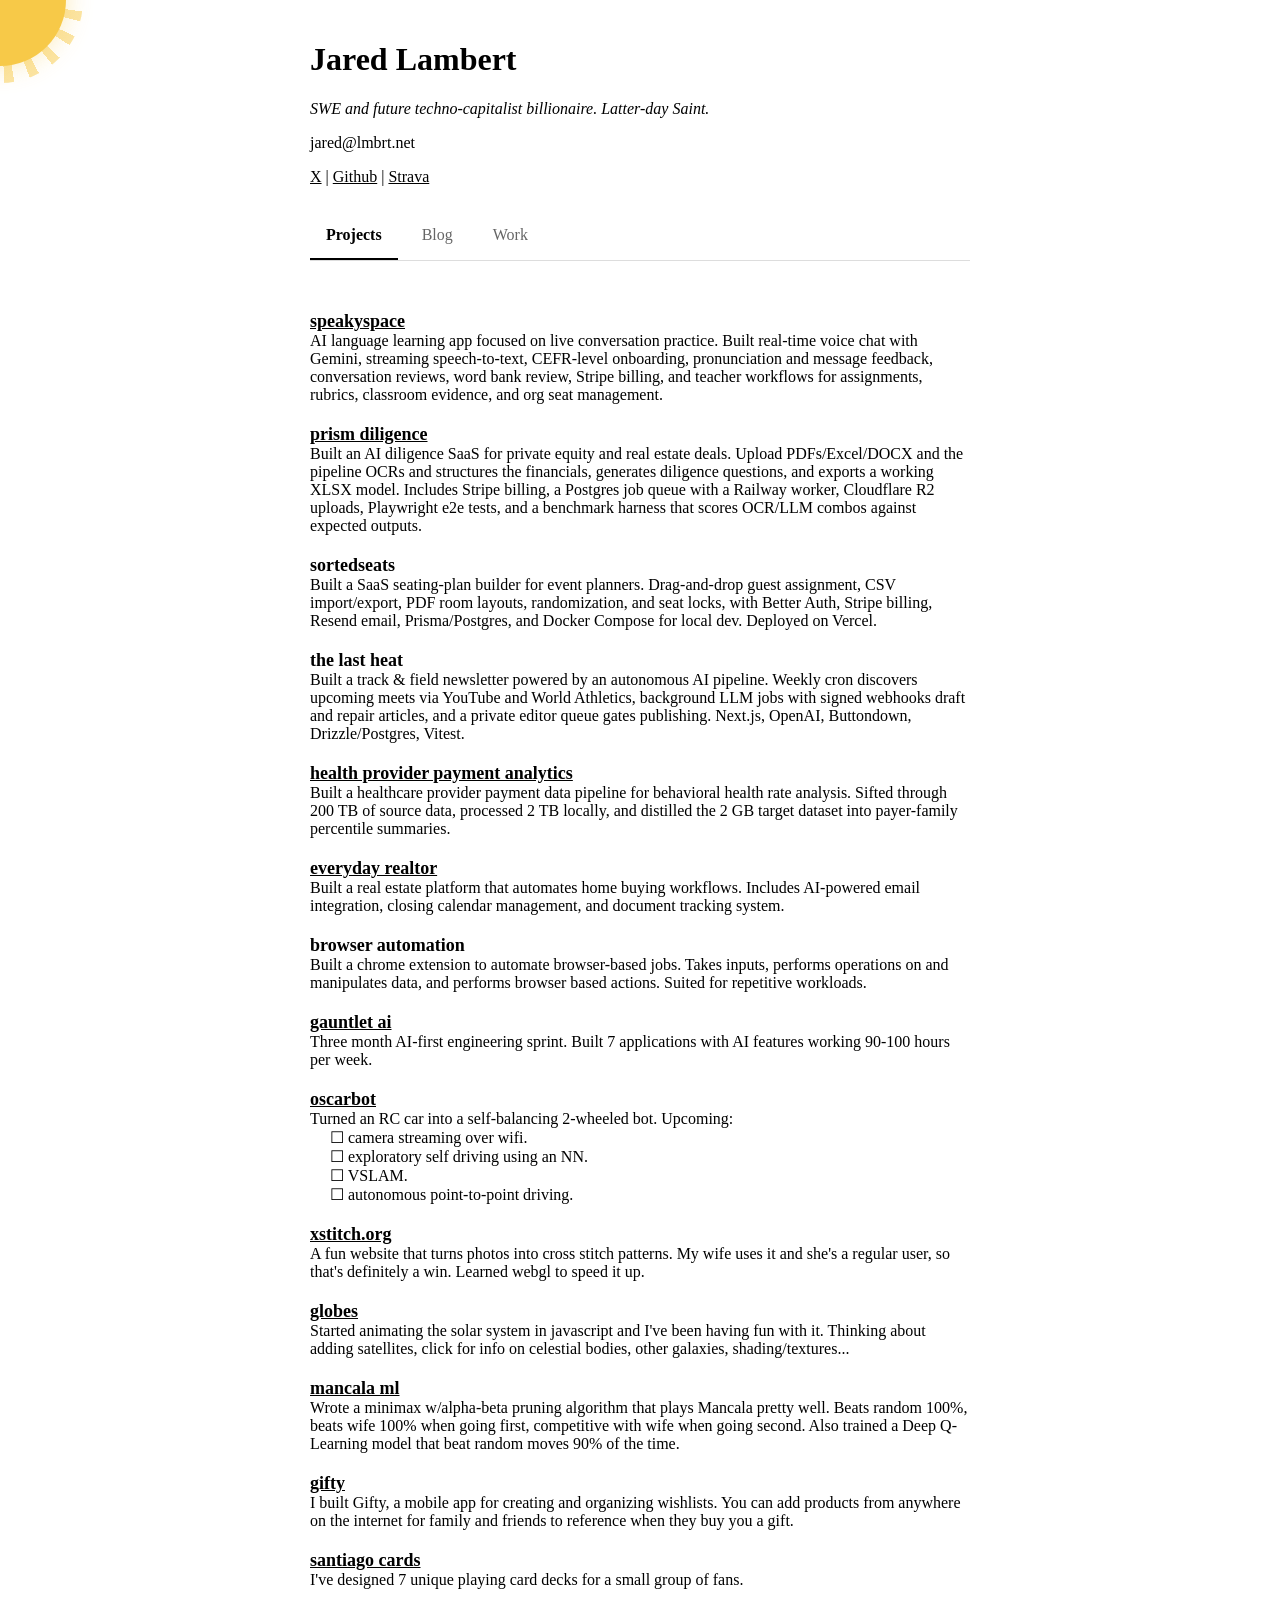
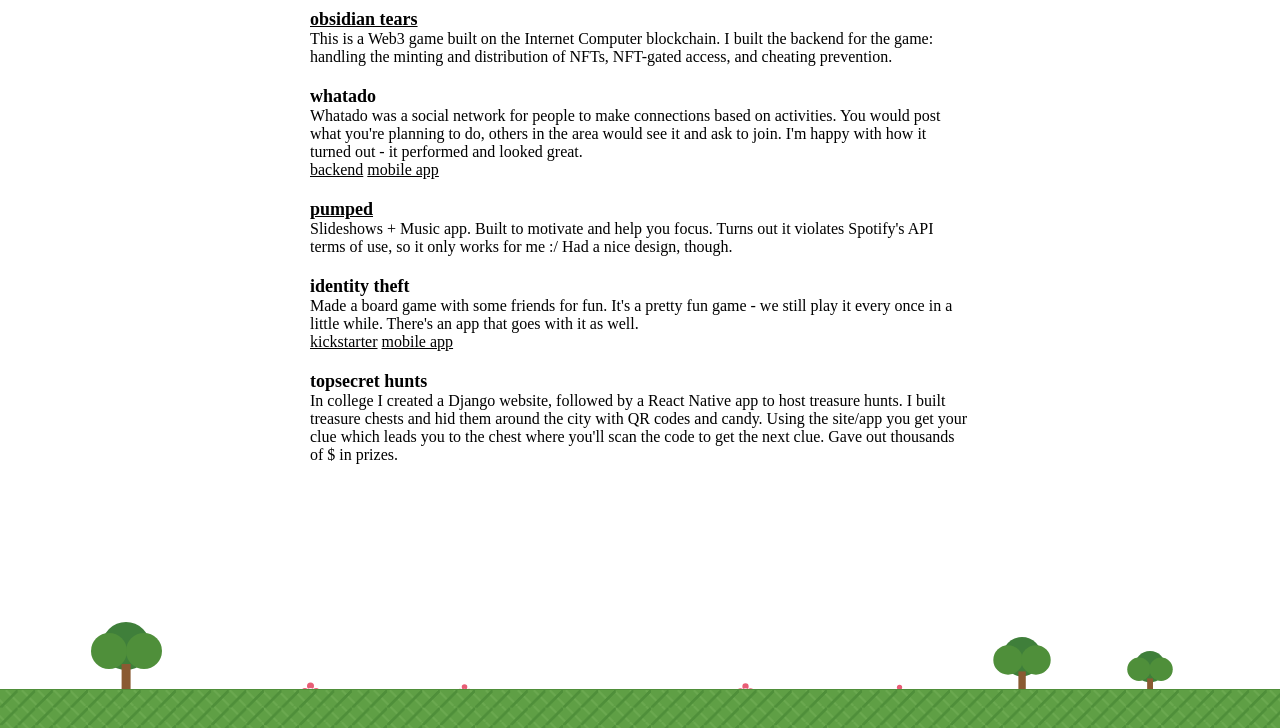
<file: index.html>
<!DOCTYPE html>
<html>
    <head>
        <meta charset="UTF-8">
        <meta name="viewport" content="width=device-width, initial-scale=1.0">
        <meta name="format-detection" content="telephone=no"/>
        <title>Jared Lambert</title>
        <link rel="stylesheet" href="style.css">
    </head>
    <body>
        <div class="corner-sun" aria-hidden="true"></div>
        <canvas id="comets"></canvas>
        <script src="comets.js"></script>
        <script src="site.js"></script>
        
        <div id="globes-container"></div>
        <script type="module">
            import globes from 'https://i-jared.github.io/globes-golf/globes.js';
            globes(document.getElementById('globes-container'));
        </script>

        <div class="container">
            <h1>Jared Lambert</h1>
            <i>
                <p>SWE and future techno-capitalist billionaire. Latter-day Saint.</p>
            </i>

            <p>jared@lmbrt.net</p>
            <p>
                <a href="https://x.com/jared__lambert">X</a> | <a href="https://github.com/i-jared">Github</a> | <a href="https://www.strava.com/athletes/31939039">Strava</a>
            </p>

            <!-- TABS -->
            <div class="tabs">
                <button class="tab-button active" data-tab="projects" onclick="showTab('projects')">Projects</button>
                <button class="tab-button" data-tab="blog" onclick="showTab('blog')">Blog</button>
                <button class="tab-button" data-tab="work" onclick="showTab('work')">Work</button>
            </div>

            <!-- PROJECTS TAB -->
            <div id="projects-tab" class="tab-content active">
                <div class="section">
                    <div class="project">
                        <div class="project-title">
                            <a href="https://speaky.space">speakyspace</a>
                        </div>
                        <div class="project-description">
                        AI language learning app focused on live conversation practice. Built real-time voice chat with Gemini, streaming speech-to-text, CEFR-level onboarding, pronunciation and message feedback, conversation reviews, word bank review, Stripe billing, and teacher workflows for assignments, rubrics, classroom evidence, and org seat management.
                        </div>
                    </div>
                    <div class="project">
                        <div class="project-title">
                            <a href="https://www.prismdiligence.com">prism diligence</a>
                        </div>
                        <div class="project-description">
                        Built an AI diligence SaaS for private equity and real estate deals. Upload PDFs/Excel/DOCX and the pipeline OCRs and structures the financials, generates diligence questions, and exports a working XLSX model. Includes Stripe billing, a Postgres job queue with a Railway worker, Cloudflare R2 uploads, Playwright e2e tests, and a benchmark harness that scores OCR/LLM combos against expected outputs.
                        </div>
                    </div>
                    <div class="project">
                        <div class="project-title">
                            sortedseats
                        </div>
                        <div class="project-description">
                        Built a SaaS seating-plan builder for event planners. Drag-and-drop guest assignment, CSV import/export, PDF room layouts, randomization, and seat locks, with Better Auth, Stripe billing, Resend email, Prisma/Postgres, and Docker Compose for local dev. Deployed on Vercel.
                        </div>
                    </div>
                    <div class="project">
                        <div class="project-title">
                            the last heat
                        </div>
                        <div class="project-description">
                        Built a track &amp; field newsletter powered by an autonomous AI pipeline. Weekly cron discovers upcoming meets via YouTube and World Athletics, background LLM jobs with signed webhooks draft and repair articles, and a private editor queue gates publishing. Next.js, OpenAI, Buttondown, Drizzle/Postgres, Vitest.
                        </div>
                    </div>
                    <div class="project">
                        <div class="project-title">
                            <a href="health-data/">health provider payment analytics</a>
                        </div>
                        <div class="project-description">
                        Built a healthcare provider payment data pipeline for behavioral health rate analysis. Sifted through 200 TB of source data, processed 2 TB locally, and distilled the 2 GB target dataset into payer-family percentile summaries.
                        </div>
                    </div>
                    <div class="project">
                        <div class="project-title">
                            <a href="https://everydayrealtor.com">everyday realtor</a>
                        </div>
                        <div class="project-description">
                        Built a real estate platform that automates home buying workflows. Includes AI-powered email integration, closing calendar management, and document tracking system.
                        </div>
                    </div>
                    <div class="project">
                        <div class="project-title">
                            browser automation
                        </div>
                        <div class="project-description">
                        Built a chrome extension to automate browser-based jobs. Takes inputs, performs operations on and manipulates data, and performs browser based actions. Suited for repetitive workloads.
                        </div>
                    </div>
                    <div class="project">
                        <div class="project-title">
                            <a href="https://gauntletai.com">gauntlet ai</a>
                        </div>
                        <div class="project-description">
                        Three month AI-first engineering sprint. Built 7 applications with AI features working 90-100 hours per week.
                        </div>
                    </div>
                    <div class="project">
                        <div class="project-title">
                            <a href="https://x.com/jared__lambert/status/1800401141710336282">oscarbot</a>
                        </div>
                        <div class="project-description">
                        Turned an RC car into a self-balancing 2-wheeled bot. Upcoming:
                        <div class="indent">
                        &#9744; camera streaming over wifi.<br>
                        &#9744; exploratory self driving using an NN.<br>
                        &#9744; VSLAM.<br>
                        &#9744; autonomous point-to-point driving.
                        </div>
                        </div>
                    </div>
                    <div class="project">
                        <div class="project-title">
                            <a href="https://xstitch.org">xstitch.org</a>
                        </div>
                        <div class="project-description">
                       A fun website that turns photos into cross stitch patterns. My wife uses it and she's a regular user, so that's definitely a win. Learned webgl to speed it up.
                    </div>
                    </div>
                    <div class="project">
                        <div class="project-title">
                            <a href="https://lmbrt.net">globes</a>
                        </div>
                        <div class="project-description">
                        Started animating the solar system in javascript and I've been having fun with it.
                        Thinking about adding satellites, click for info on celestial bodies, other galaxies, shading/textures...
                    </div>
                    </div>
                    <div class="project">
                        <div class="project-title">
                            <a href="https://github.com/i-jared/mancala-ml">mancala ml</a>
                        </div>
                        <div class="project-description">
                        Wrote a minimax w/alpha-beta pruning algorithm that plays Mancala pretty well. Beats random 100%, beats wife 100% when going first, competitive with wife when going second. Also trained a Deep Q-Learning model that beat random moves 90% of the time.
                    </div>
                    </div>
                    <div class="project">
                        <div class="project-title">
                            <a href="https://trygifty.com">gifty</a>
                        </div>
                        <div class="project-description">
                        I built Gifty, a mobile app for creating and organizing wishlists. You can add products from anywhere on the internet for family and friends to reference when they buy you a gift.
                    </div>
                    </div>
                    <div class="project">
                        <div class="project-title">
                            <a href="https://www.kickstarter.com/projects/santiago-cards/cartes-moreau-playing-cards">santiago cards</a>
                        </div>
                        <div class="project-description">
                        I've designed 7 unique playing card decks for a small group of fans.
                    </div>
                    </div>
                    <div class="project">
                        <div class="project-title">
                            <a href="https://x.com/obsidian__tears">obsidian tears</a>
                        </div>
                        <div class="project-description">
                        This is a Web3 game built on the Internet Computer blockchain. I built the backend for the game: handling the minting and distribution of NFTs, NFT-gated access, and cheating prevention.
                    </div>
                    </div>
                    <div class="project">
                        <div class="project-title">
                    whatado
                </div>
                        <div class="project-description">
                        Whatado was a social network for people to make connections based on activities. You would post what you're planning to do, others in the area would see it and ask to join. I'm happy with how it turned out - it performed and looked great.<br>
                            <a href="https://github.com/i-jared/whatado-server">backend</a>
                            <a href="https://github.com/i-jared/whatado-flutter">mobile app</a>

                        </div>
                    </div>
                    <div class="project">
                        <div class="project-title">
                            <a href="https://pumped-motivation.web.app/">pumped</a>
                        </div>
                        <div class="project-description">
                        Slideshows + Music app. Built to motivate and help you focus. Turns out it violates Spotify's API terms of use, so it only works for me :/  Had a nice design, though.
                    </div>
                    </div>
                    <div class="project">
                        <div class="project-title">
                        identity theft
                    </div>
                        <div class="project-description">
                        Made a board game with some friends for fun. It's a pretty fun game - we still play it every once in a little while. There's an app that goes with it as well. <br>
                            <a href="https://www.kickstarter.com/projects/identity-theft/identity-theft">kickstarter</a>
                            <a href="https://github.com/i-jared/identity-theft-flutter">mobile app</a>
                        </div>
                    </div>
                    <div class="project">
                        <div class="project-title">
                        topsecret hunts
                    </div>
                        <div class="project-description">
                        In college I created a Django website, followed by a React Native app to host treasure hunts. I built treasure chests and hid them around the city with QR codes and candy. Using the site/app you get your clue which leads you to the chest where you'll scan the code to get the next clue. Gave out thousands of $ in prizes.
                    </div>
                    </div>
                </div>
            </div>

            <!-- BLOG TAB -->
            <div id="blog-tab" class="tab-content">
                <div class="section">
                    <div id="blog-list">
                        <!-- Blog posts will be loaded here -->
                    </div>
                </div>
            </div>

            <!-- WORK TAB -->
            <div id="work-tab" class="tab-content">
                <div class="section">
                    <div class="work">
                        <div class="work-title">
                    abundance institute
                </div>
                        <i>resident software engineer, 09/2025 - present</i>
                        <div class="work-description">
                        Built 4 production apps for the nonprofit team.
                    </div>
                    </div>
                    <div class="work">
                        <div class="work-title">
                    veryable
                </div>
                        <i>swe, 04/2025 - 08/2025</i>
                        <div class="work-description">
		     Automated workflows. Built a marketing app that finds leads then generates and delivers email campaigns. Shipped two major features to production.
                    </div>
                    </div>
                    <div class="work">
                        <div class="work-title">
                    clean smarts
                </div>
                        <i>swe, 01/2022 - 01/2025</i>
                        <div class="work-description">
                        Managed a small team of engineers, oversaw development of our core product.
                    </div>
                    </div>
                    <div class="work">
                        <div class="work-title">
                    photorithm
                </div>
                        <i>swe, 10/2020 - 08/2021</i>
                        <div class="work-description">
                        Developed an app and management console using Flutter and .NET used for thousands of customers.
                    </div>
                    </div>
                    <div class="work">
                        <div class="work-title">
                space dynamics lab
            </div>
                        <i>student engineer, 04/2019 - 10/2019</i>
                        <div class="work-description">
                        Developed, tested, and documented flight software for military satellite projects in C++.
                    </div>
                    </div>
                    <div class="work">
                        <div class="work-title">
                los alamos national lab
            </div>
                        <i>intern, 05/2018 - 09/2018</i>
                        <div class="work-description">
                        Wrote Monte Carlo particle physics simulations in C++. Provided vital proof-of-concept work for proposed research that was granted funding.
                    </div>
                    </div>
                </div>
            </div>
        </div>

        <footer class="garden-footer" aria-hidden="true">
            <div class="garden-tree tree-one">
                <span class="tree-top"></span>
                <span class="tree-trunk"></span>
            </div>
            <div class="garden-tree tree-two">
                <span class="tree-top"></span>
                <span class="tree-trunk"></span>
            </div>
            <div class="garden-tree tree-three">
                <span class="tree-top"></span>
                <span class="tree-trunk"></span>
            </div>
            <div class="garden-flower flower-one"></div>
            <div class="garden-flower flower-two"></div>
            <div class="garden-flower flower-three"></div>
            <div class="garden-flower flower-four"></div>
            <div class="grass"></div>
        </footer>

        <script src="blogs/blog-data.js"></script>
        <script>
            // Tab switching functionality
            function showTab(tabName, updateHash = true) {
                // Hide all tab contents
                const contents = document.querySelectorAll('.tab-content');
                contents.forEach(content => {
                    content.classList.remove('active');
                });

                // Remove active class from all buttons
                const buttons = document.querySelectorAll('.tab-button');
                buttons.forEach(button => {
                    button.classList.remove('active');
                });

                // Show selected tab content
                document.getElementById(`${tabName}-tab`).classList.add('active');

                const activeButton = document.querySelector(`.tab-button[data-tab="${tabName}"]`);
                if (activeButton) {
                    activeButton.classList.add('active');
                }

                // Load blog posts if blog tab is selected
                if (tabName === 'blog') {
                    loadBlogPosts();
                }

                if (updateHash) {
                    const nextHash = tabName === 'projects' ? '' : `#${tabName}`;
                    if (window.location.hash !== nextHash) {
                        updateUrlHash(nextHash);
                    }
                }
            }

            function updateUrlHash(hash) {
                const nextUrl = `${window.location.pathname}${window.location.search}${hash}`;
                history.pushState(null, '', nextUrl);
            }

            // Load and display blog posts
            function loadBlogPosts(page = getBlogPageFromHash()) {
                const blogList = document.getElementById('blog-list');
                const posts = window.blogPosts || [];
                const postsPerPage = 10;
                
                if (posts.length === 0) {
                    blogList.innerHTML = '<p class="blog-empty">No blog posts yet. Check back soon!</p>';
                    return;
                }

                const pageCount = Math.ceil(posts.length / postsPerPage);
                const currentPage = Math.min(Math.max(page, 1), pageCount);
                const startIndex = (currentPage - 1) * postsPerPage;
                const visiblePosts = posts.slice(startIndex, startIndex + postsPerPage);

                blogList.innerHTML = visiblePosts.map(post => `
                    <div class="blog-post-preview">
                        <div class="blog-post-title">
                            ${post.pinned ? '<span class="pin-icon" title="Pinned" aria-label="Pinned post"></span>' : ''}
                            <a href="blogs/${post.file}">${post.title}</a>
                        </div>
                        <div class="blog-post-date">${formatDate(post.date)}</div>
                        <div class="blog-post-description">${post.description}</div>
                    </div>
                `).join('') + renderPagination(currentPage, pageCount);
            }

            function getBlogPageFromHash() {
                const match = window.location.hash.match(/^#blog(?:-page-(\d+))?$/);
                return match && match[1] ? Number(match[1]) : 1;
            }

            function goToBlogPage(page) {
                updateUrlHash(page === 1 ? '#blog' : `#blog-page-${page}`);
                loadBlogPosts(page);
            }

            function renderPagination(currentPage, pageCount) {
                if (pageCount <= 1) {
                    return '';
                }

                const pages = Array.from({ length: pageCount }, (_, index) => index + 1);
                const pageButtons = pages.map(page => `
                    <button class="pagination-button ${page === currentPage ? 'active' : ''}" onclick="goToBlogPage(${page})" aria-label="Go to blog page ${page}">
                        ${page}
                    </button>
                `).join('');

                return `
                    <div class="pagination" aria-label="Blog pagination">
                        <button class="pagination-button" onclick="goToBlogPage(${currentPage - 1})" ${currentPage === 1 ? 'disabled' : ''}>Previous</button>
                        ${pageButtons}
                        <button class="pagination-button" onclick="goToBlogPage(${currentPage + 1})" ${currentPage === pageCount ? 'disabled' : ''}>Next</button>
                    </div>
                `;
            }

            // Format date for display
            function formatDate(dateString) {
                const date = new Date(`${dateString}T00:00:00`);
                return date.toLocaleDateString('en-US', { 
                    year: 'numeric', 
                    month: 'long', 
                    day: 'numeric' 
                });
            }

            if (window.location.hash.startsWith('#blog')) {
                showTab('blog', false);
            } else if (window.location.hash === '#work') {
                showTab('work', false);
            }

            window.addEventListener('hashchange', () => {
                syncTabFromHash();
            });

            window.addEventListener('popstate', () => {
                syncTabFromHash();
            });

            function syncTabFromHash() {
                if (window.location.hash.startsWith('#blog')) {
                    showTab('blog', false);
                } else if (window.location.hash === '#work') {
                    showTab('work', false);
                } else if (!window.location.hash) {
                    showTab('projects', false);
                }
            }
        </script>
    </body>
</html>
</file>
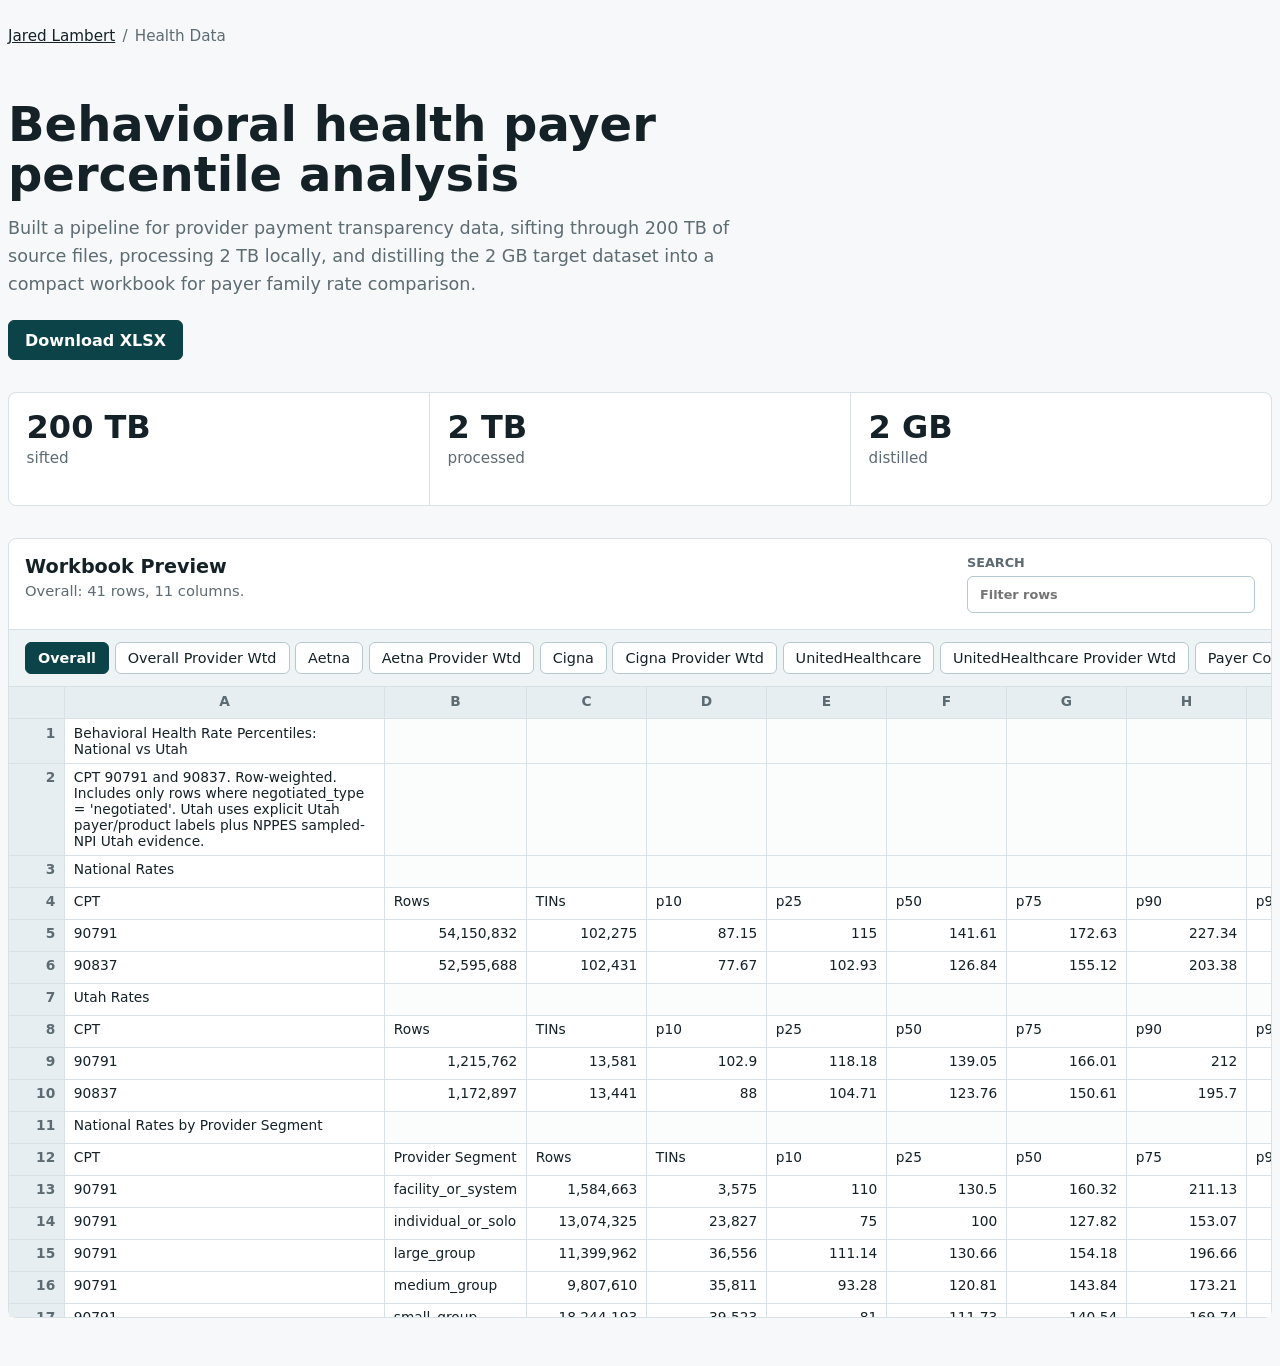
<file: health-data/index.html>
<!DOCTYPE html>
<html lang="en">
    <head>
        <meta charset="UTF-8">
        <meta name="viewport" content="width=device-width, initial-scale=1.0">
        <meta name="format-detection" content="telephone=no">
        <title>Health Provider Payment Analytics | Jared Lambert</title>
        <link rel="stylesheet" href="health-data.css">
    </head>
    <body>
        <main class="page-shell">
            <nav class="top-nav" aria-label="Site navigation">
                <a href="../">Jared Lambert</a>
                <span>/</span>
                <span>Health Data</span>
            </nav>

            <header class="case-header">
                <h1>Behavioral health payer percentile analysis</h1>
                <p class="intro">
                    Built a pipeline for provider payment transparency data, sifting through 200 TB of source files,
                    processing 2 TB locally, and distilling the 2 GB target dataset into a compact workbook for payer
                    family rate comparison.
                </p>
                <a class="download-link" href="rate-percentiles-by-payer-family.xlsx" download>Download XLSX</a>
            </header>

            <section class="metrics" aria-label="Project scale">
                <div>
                    <strong>200 TB</strong>
                    <span>sifted</span>
                </div>
                <div>
                    <strong>2 TB</strong>
                    <span>processed</span>
                </div>
                <div>
                    <strong>2 GB</strong>
                    <span>distilled</span>
                </div>
            </section>

            <section class="workbook-panel" aria-label="Workbook preview">
                <div class="workbook-header">
                    <div>
                        <h2>Workbook Preview</h2>
                        <p id="workbook-meta">Loading workbook data...</p>
                    </div>
                    <label class="search-label">
                        <span>Search</span>
                        <input id="sheet-search" type="search" placeholder="Filter rows" autocomplete="off" disabled>
                    </label>
                </div>

                <div id="sheet-tabs" class="sheet-tabs" role="tablist" aria-label="Workbook sheets"></div>
                <div id="status" class="status">Loading workbook data...</div>
                <div id="grid-wrap" class="grid-wrap" hidden>
                    <table id="sheet-grid" class="sheet-grid" aria-label="Selected workbook sheet"></table>
                </div>
            </section>
        </main>

        <script src="health-data.js"></script>
    </body>
</html>
</file>
<file: style.css>
/* CSS Reset */
*, *::before, *::after {
    box-sizing: border-box;
}

html {
    overflow-x: hidden;
}

body {
    display: flex;
    flex-direction: column;
    margin: 0;
    padding: 0;
    overflow-x: hidden;
    width: 100%;
    min-height: 100vh;
    word-wrap: break-word;
    overflow-wrap: break-word;
    background: #fff;
    color: #000;
    transition: background-color 650ms ease, color 650ms ease;
}

.corner-sun {
    position: fixed;
    top: -4rem;
    left: -4rem;
    width: 8rem;
    height: 8rem;
    border-radius: 50%;
    background: #f7c948;
    box-shadow: 0 0 1.75rem rgba(247, 201, 72, 0.45);
    cursor: pointer;
    pointer-events: auto;
    transition:
        top 650ms ease,
        left 650ms ease,
        background-color 650ms ease,
        box-shadow 650ms ease,
        transform 650ms ease;
    z-index: 3;
}

.corner-sun::before,
.corner-sun::after {
    content: '';
    position: absolute;
    border-radius: 50%;
    pointer-events: none;
}

.corner-sun::before {
    inset: -1.2rem;
    background:
        repeating-conic-gradient(
            from 8deg,
            rgba(247, 201, 72, 0.5) 0deg 7deg,
            transparent 7deg 18deg
        );
    z-index: -2;
}

.corner-sun::after {
    inset: -0.15rem;
    background: #f7c948;
    transition: background-color 650ms ease, box-shadow 650ms ease, transform 650ms ease;
    z-index: -1;
}

body.night-mode {
    background: #111520;
    color: #edf0f7;
}

body.night-mode .corner-sun {
    top: 1rem;
    left: 1rem;
    width: 4.5rem;
    height: 4.5rem;
    background: #d9dde8;
    box-shadow: 0 0 1.5rem rgba(217, 221, 232, 0.35);
    transform: rotate(-18deg);
}

body.night-mode .corner-sun::before {
    opacity: 0;
}

body.night-mode .corner-sun::after {
    background: #111520;
    box-shadow: none;
    transform: translate(1.8rem, -0.2rem);
}

/* Main container */
.container {
    flex: 1 0 auto;
    padding: 1.25rem;
    max-width: 43.75rem;
    width: 100%;
    margin: 0 auto;
    font-size: 1rem;
    position: relative;
    z-index: 2;
}

a {
    color: #000;
    z-index: 2;
    position: relative;
}

body.night-mode a {
    color: #edf0f7;
}

h1 {
    font-size: 2rem;
}

h3 {
    font-size: 1.5rem;
}

.section {
    margin-top: 3.125rem;
}

.project, .work {
    margin-top: 1.25rem;
    margin-bottom: 1.25rem;
}

.project-title, .work-title {
    font-size: 1.125rem;
    font-weight: 600;
}

.indent {
    margin-left: 1.25rem;
}

/* Tabs */
.tabs {
    display: flex;
    gap: 0.5rem;
    margin-top: 2rem;
    margin-bottom: 1rem;
    border-bottom: 1px solid #ddd;
    padding-bottom: 0.5rem;
}

body.night-mode .tabs {
    border-bottom-color: #333b4c;
}

.tab-button {
    background: none;
    border: none;
    padding: 0.5rem 1rem;
    font-size: 1rem;
    cursor: pointer;
    color: #666;
    position: relative;
    z-index: 2;
    font-family: inherit;
}

body.night-mode .tab-button {
    color: #9ba4b7;
}

.tab-button:hover {
    color: #000;
}

body.night-mode .tab-button:hover,
body.night-mode .tab-button.active {
    color: #edf0f7;
}

.tab-button.active {
    color: #000;
    font-weight: 600;
}

.tab-button.active::after {
    content: '';
    position: absolute;
    bottom: -0.5rem;
    left: 0;
    right: 0;
    height: 2px;
    background-color: #000;
}

body.night-mode .tab-button.active::after {
    background-color: #edf0f7;
}

/* Tab Content */
.tab-content {
    display: none;
}

.tab-content.active {
    display: block;
}

/* Blog Posts */
.blog-post-preview {
    margin-top: 1.25rem;
    margin-bottom: 1.25rem;
    padding-bottom: 1.25rem;
    border-bottom: 1px solid #eee;
}

body.night-mode .blog-post-preview,
body.night-mode .blog-header {
    border-bottom-color: #333b4c;
}

.blog-post-preview:last-child {
    border-bottom: none;
}

.blog-post-title {
    font-size: 1.125rem;
    font-weight: 600;
}

.pin-icon {
    display: inline-block;
    margin-right: 0.25rem;
}

.pin-icon::before {
    content: '\1F4CC';
}

.blog-post-date {
    font-size: 0.875rem;
    color: #666;
    margin-top: 0.25rem;
}

body.night-mode .blog-post-date,
body.night-mode .blog-meta,
body.night-mode .back-link {
    color: #9ba4b7;
}

.blog-post-description {
    margin-top: 0.5rem;
}

.blog-empty {
    color: #666;
    font-style: italic;
}

.pagination {
    display: flex;
    flex-wrap: wrap;
    align-items: center;
    gap: 0.4rem;
    margin-top: 2rem;
}

.pagination-button {
    background: none;
    border: 1px solid #ddd;
    color: #666;
    cursor: pointer;
    font-family: inherit;
    font-size: 0.9rem;
    min-width: 2.25rem;
    min-height: 2.25rem;
    padding: 0.35rem 0.65rem;
    position: relative;
    z-index: 2;
}

body.night-mode .pagination-button {
    border-color: #333b4c;
    color: #9ba4b7;
}

.pagination-button:hover:not(:disabled),
.pagination-button.active {
    border-color: #000;
    color: #000;
}

body.night-mode .pagination-button:hover:not(:disabled),
body.night-mode .pagination-button.active {
    border-color: #edf0f7;
    color: #edf0f7;
}

.pagination-button.active {
    font-weight: 600;
}

.pagination-button:disabled {
    cursor: default;
    opacity: 0.45;
}

.blog-content {
    margin-top: 2rem;
}

.blog-content h2 {
    font-size: 1.5rem;
    margin-top: 2rem;
    margin-bottom: 1rem;
}

.blog-content h3 {
    font-size: 1.25rem;
    margin-top: 1.5rem;
    margin-bottom: 0.75rem;
}

.blog-content h4 {
    font-size: 1.125rem;
    margin-top: 1.25rem;
    margin-bottom: 0.5rem;
}

.blog-content p {
    margin-bottom: 1rem;
    line-height: 1.6;
}

.blog-content img {
    max-width: 100%;
    height: auto;
    margin: 1rem 0;
}

.blog-content pre {
    overflow-x: auto;
    padding: 1rem;
    background: #f6f6f6;
}

body.night-mode .blog-content pre,
body.night-mode .blog-content code {
    background: #1b2130;
}

.blog-content code {
    background: #f6f6f6;
    padding: 0.1rem 0.25rem;
}

.blog-content pre code {
    padding: 0;
}

.blog-header {
    border-bottom: 1px solid #eee;
    padding-bottom: 1rem;
    margin-bottom: 2rem;
}

.blog-header h1 {
    margin-bottom: 0.5rem;
}

.blog-meta {
    color: #666;
    font-size: 0.9rem;
}

.back-link {
    display: inline-block;
    margin-top: 1.25rem;
    color: #666;
}

.back-link:hover {
    color: #000;
}

body.night-mode .back-link:hover {
    color: #edf0f7;
}

.garden-footer {
    flex-shrink: 0;
    height: 10rem;
    margin-top: 4rem;
    overflow: hidden;
    position: relative;
    z-index: 2;
    transition: background-color 650ms ease;
}

body.night-mode .garden-footer {
    background:
        radial-gradient(circle at 82% 22%, rgba(217, 221, 232, 0.22), transparent 9rem),
        linear-gradient(180deg, transparent 0%, rgba(20, 24, 34, 0.65) 100%);
}

.grass {
    position: absolute;
    bottom: 0;
    left: 0;
    width: 100%;
    height: 2.4rem;
    background:
        linear-gradient(135deg, transparent 0 45%, #4f8f3a 45% 56%, transparent 56%) 0 0 / 1.1rem 1.1rem,
        linear-gradient(45deg, transparent 0 45%, #6aa84f 45% 56%, transparent 56%) 0.35rem 0 / 1rem 1rem,
        #5f9f45;
    border-top: 1px solid #4f8f3a;
    transition: background 650ms ease, border-color 650ms ease;
}

body.night-mode .grass {
    background:
        linear-gradient(135deg, transparent 0 45%, #333a42 45% 56%, transparent 56%) 0 0 / 1.1rem 1.1rem,
        linear-gradient(45deg, transparent 0 45%, #2a3138 45% 56%, transparent 56%) 0.35rem 0 / 1rem 1rem,
        #22282e;
    border-top-color: #303743;
}

.garden-tree {
    position: absolute;
    bottom: 1.4rem;
    width: 3rem;
    height: 5.2rem;
}

.tree-top {
    position: absolute;
    left: 50%;
    top: 0;
    width: 3rem;
    height: 3rem;
    background: #3f7f3a;
    border-radius: 50%;
    transform: translateX(-50%);
    transition: background-color 650ms ease, border-radius 650ms ease, transform 650ms ease;
}

.tree-top::before,
.tree-top::after {
    content: '';
    position: absolute;
    width: 2.25rem;
    height: 2.25rem;
    background: #4f8f3a;
    border-radius: 50%;
    transition: background-color 650ms ease, opacity 650ms ease;
}

body.night-mode .tree-top {
    width: 0.35rem;
    height: 3.5rem;
    background: #2a1d18;
    border-radius: 0;
    transform: translateX(-50%) rotate(-8deg);
}

body.night-mode .tree-top::before,
body.night-mode .tree-top::after {
    width: 1.9rem;
    height: 0.18rem;
    background: #2a1d18;
    border-radius: 0;
    opacity: 1;
    top: 1.1rem;
}

body.night-mode .tree-top::before {
    left: -1.55rem;
    transform: rotate(-28deg);
}

body.night-mode .tree-top::after {
    right: -1.55rem;
    transform: rotate(28deg);
}

.tree-top::before {
    left: -0.7rem;
    top: 0.65rem;
}

.tree-top::after {
    right: -0.7rem;
    top: 0.65rem;
}

.tree-trunk {
    position: absolute;
    left: 50%;
    bottom: 0;
    width: 0.55rem;
    height: 2.6rem;
    background: #8a5a32;
    transform: translateX(-50%);
    transition: background-color 650ms ease;
}

body.night-mode .tree-trunk {
    background: #2a1d18;
}

.tree-one {
    left: 8%;
}

.tree-two {
    left: 78%;
    transform: scale(0.82);
    transform-origin: bottom center;
}

.tree-three {
    left: 88%;
    transform: scale(0.65);
    transform-origin: bottom center;
}

.garden-flower {
    position: absolute;
    bottom: 2.05rem;
    width: 0.45rem;
    height: 0.45rem;
    background: #f2f0f7;
    border-radius: 50%;
    box-shadow:
        0 -0.35rem 0 #e85d75,
        0.35rem 0 0 #e85d75,
        0 0.35rem 0 #e85d75,
        -0.35rem 0 0 #e85d75;
    transition:
        width 650ms ease,
        height 650ms ease,
        background-color 650ms ease,
        border-radius 650ms ease,
        box-shadow 650ms ease,
        transform 650ms ease;
}

.garden-flower::after {
    content: '';
    position: absolute;
    left: 50%;
    top: 0.35rem;
    width: 0.12rem;
    height: 1rem;
    background: #3f7f3a;
    transform: translateX(-50%);
    transition:
        width 650ms ease,
        height 650ms ease,
        background-color 650ms ease,
        transform 650ms ease;
}

body.night-mode .garden-flower {
    bottom: 2.1rem;
    width: 1.25rem;
    height: 1.8rem;
    background: #747b86;
    border-radius: 0.65rem 0.65rem 0.1rem 0.1rem;
    box-shadow: inset 0 -0.2rem 0 rgba(0, 0, 0, 0.14);
}

body.night-mode .garden-flower::before {
    content: '';
    position: absolute;
    left: 50%;
    top: 0.55rem;
    width: 0.65rem;
    height: 0.12rem;
    background: #555d68;
    transform: translateX(-50%);
}

body.night-mode .garden-flower::after {
    left: 50%;
    top: 0.3rem;
    width: 0.12rem;
    height: 0.65rem;
    background: #555d68;
    transform: translateX(-50%);
}

.flower-one {
    left: 24%;
}

.flower-two {
    left: 36%;
    transform: scale(0.8);
}

.flower-three {
    left: 58%;
    transform: scale(0.9);
}

.flower-four {
    left: 70%;
    transform: scale(0.75);
}

/* Tablet styles */
@media screen and (max-width: 48rem) { /* 768px */
    .container {
        padding: 1rem;
        font-size: 0.9375rem; /* 15px */
    }
    h1 {
        font-size: 1.75rem;
    }
    h3 {
        font-size: 1.25rem;
    }
    .project-title, .work-title, .blog-post-title {
        font-size: 1rem;
    }
    .tabs {
        margin-top: 1.5rem;
    }
    .tab-button {
        padding: 0.4rem 0.75rem;
        font-size: 0.9375rem;
    }
}

/* Mobile styles */
@media screen and (max-width: 30rem) { /* 480px */
    .container {
        padding: 0.75rem;
        font-size: 0.875rem; /* 14px */
    }
    h1 {
        font-size: 1.5rem;
    }
    h3 {
        font-size: 1.125rem;
    }
    .project-title, .work-title, .blog-post-title {
        font-size: 0.9375rem;
    }
    .section {
        margin-top: 2rem;
    }
    .project, .work, .blog-post-preview {
        margin-top: 1rem;
        margin-bottom: 1rem;
    }
    .indent {
        margin-left: 0.75rem;
    }
    .tabs {
        margin-top: 1.25rem;
        gap: 0.25rem;
    }
    .tab-button {
        padding: 0.35rem 0.6rem;
        font-size: 0.875rem;
    }
    .blog-post-date {
        font-size: 0.8rem;
    }
}

#comets {
    position: absolute;
    top: 0;
    left: 0;
    z-index: 1;
    pointer-events: auto;
    max-width: 100vw;
}

#globes-container {
    position: fixed;
    top: 0.5rem;
    right: 0.5rem;
    width: 100px;
    height: 100px;
    z-index: 2;
    pointer-events: none;
}
</file>
<file: health-data/health-data.css>
*, *::before, *::after {
    box-sizing: border-box;
}

:root {
    color-scheme: light;
    --bg: #f6f8f9;
    --ink: #142126;
    --muted: #5d6b72;
    --line: #d8e1e5;
    --line-strong: #b8c8cf;
    --surface: #ffffff;
    --surface-alt: #eef4f6;
    --accent: #146a73;
    --accent-dark: #0c4349;
    --focus: #db7b2b;
}

body {
    margin: 0;
    min-height: 100vh;
    background: var(--bg);
    color: var(--ink);
    font-family: ui-sans-serif, system-ui, -apple-system, BlinkMacSystemFont, "Segoe UI", sans-serif;
}

a {
    color: var(--accent-dark);
}

.page-shell {
    width: min(88rem, calc(100% - 1rem));
    margin: 0 auto;
    padding: 1.25rem 0 3rem;
}

.top-nav {
    display: flex;
    align-items: center;
    gap: 0.45rem;
    min-height: 2rem;
    font-size: 0.95rem;
    color: var(--muted);
}

.top-nav a {
    color: var(--ink);
}

.case-header {
    padding: 3rem 0 2rem;
}

h1, h2, p {
    margin-top: 0;
}

h1 {
    max-width: 52rem;
    margin-bottom: 0.9rem;
    font-size: 3rem;
    line-height: 1.04;
    letter-spacing: 0;
}

.intro {
    max-width: 48rem;
    margin-bottom: 1.35rem;
    color: var(--muted);
    font-size: 1.1rem;
    line-height: 1.6;
}

.download-link {
    display: inline-flex;
    align-items: center;
    min-height: 2.5rem;
    padding: 0 1rem;
    border: 1px solid var(--accent-dark);
    border-radius: 0.375rem;
    background: var(--accent-dark);
    color: #ffffff;
    font-weight: 700;
    text-decoration: none;
}

.download-link:focus-visible,
.sheet-tab:focus-visible,
.search-label input:focus-visible {
    outline: 3px solid var(--focus);
    outline-offset: 2px;
}

.metrics {
    display: grid;
    grid-template-columns: repeat(3, minmax(0, 1fr));
    gap: 1px;
    overflow: hidden;
    border: 1px solid var(--line);
    border-radius: 0.5rem;
    background: var(--line);
}

.metrics div {
    min-height: 7rem;
    padding: 1.1rem;
    background: var(--surface);
}

.metrics strong {
    display: block;
    margin-bottom: 0.35rem;
    font-size: 2rem;
    line-height: 1;
}

.metrics span {
    color: var(--muted);
    font-size: 0.95rem;
}

.workbook-panel {
    margin-top: 2rem;
    border: 1px solid var(--line);
    border-radius: 0.5rem;
    background: var(--surface);
}

.workbook-header {
    display: flex;
    align-items: flex-start;
    justify-content: space-between;
    gap: 1rem;
    padding: 1rem;
    border-bottom: 1px solid var(--line);
}

.workbook-header h2 {
    margin-bottom: 0.25rem;
    font-size: 1.2rem;
}

.workbook-header p {
    margin-bottom: 0;
    color: var(--muted);
    font-size: 0.92rem;
}

.search-label {
    display: grid;
    gap: 0.35rem;
    min-width: min(18rem, 100%);
    color: var(--muted);
    font-size: 0.8rem;
    font-weight: 700;
    text-transform: uppercase;
}

.search-label input {
    width: 100%;
    min-height: 2.35rem;
    border: 1px solid var(--line-strong);
    border-radius: 0.375rem;
    padding: 0 0.75rem;
    color: var(--ink);
    font: inherit;
    text-transform: none;
}

.sheet-tabs {
    display: flex;
    gap: 0.35rem;
    overflow-x: auto;
    padding: 0.75rem 1rem;
    border-bottom: 1px solid var(--line);
    background: var(--surface-alt);
}

.sheet-tab {
    flex: 0 0 auto;
    min-height: 2rem;
    border: 1px solid var(--line-strong);
    border-radius: 0.375rem;
    padding: 0 0.75rem;
    background: var(--surface);
    color: var(--ink);
    cursor: pointer;
    font: inherit;
    font-size: 0.9rem;
}

.sheet-tab[aria-selected="true"] {
    border-color: var(--accent-dark);
    background: var(--accent-dark);
    color: #ffffff;
    font-weight: 700;
}

.status {
    padding: 1.25rem;
    color: var(--muted);
}

.grid-wrap {
    max-height: 70vh;
    overflow: auto;
}

.sheet-grid {
    width: max-content;
    min-width: 100%;
    border-collapse: separate;
    border-spacing: 0;
    font-size: 0.86rem;
}

.sheet-grid th,
.sheet-grid td {
    min-width: 7.5rem;
    max-width: 20rem;
    height: 2rem;
    padding: 0.35rem 0.55rem;
    border-right: 1px solid var(--line);
    border-bottom: 1px solid var(--line);
    background: var(--surface);
    text-align: left;
    vertical-align: top;
}

.sheet-grid thead th {
    position: sticky;
    top: 0;
    z-index: 2;
    min-width: 3.5rem;
    background: #e6eef1;
    color: var(--muted);
    font-weight: 700;
    text-align: center;
}

.sheet-grid tbody th {
    position: sticky;
    left: 0;
    z-index: 1;
    min-width: 3.5rem;
    background: #e6eef1;
    color: var(--muted);
    font-weight: 700;
    text-align: right;
}

.sheet-grid thead th:first-child {
    left: 0;
    z-index: 3;
}

.sheet-grid td.numeric {
    text-align: right;
    font-variant-numeric: tabular-nums;
}

.sheet-grid td.empty {
    background: #fbfcfc;
}

@media screen and (max-width: 48rem) {
    .page-shell {
        width: min(100% - 1rem, 72rem);
        padding-top: 0.75rem;
    }

    h1 {
        font-size: 2.15rem;
    }

    .intro {
        font-size: 1rem;
    }

    .metrics {
        grid-template-columns: 1fr;
    }

    .metrics div {
        min-height: 5.25rem;
    }

    .workbook-header {
        display: grid;
    }
}
</file>
